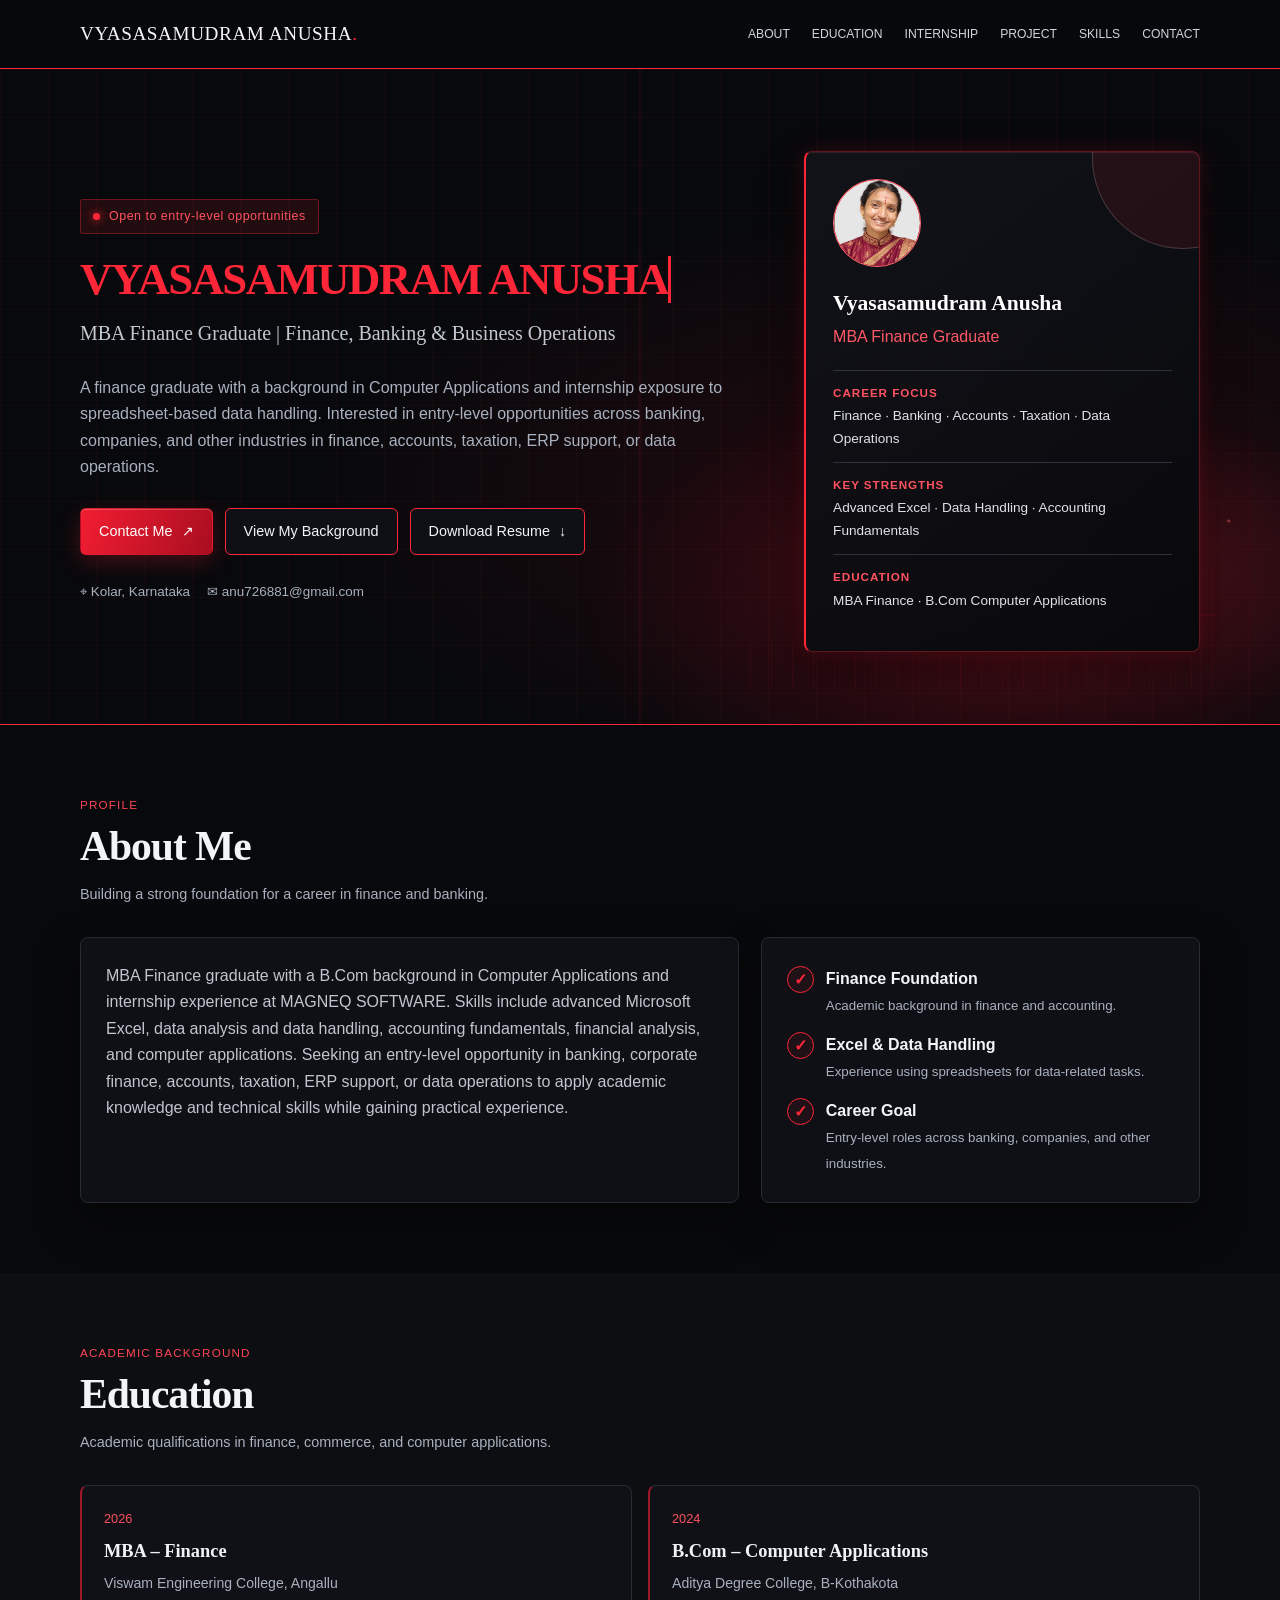
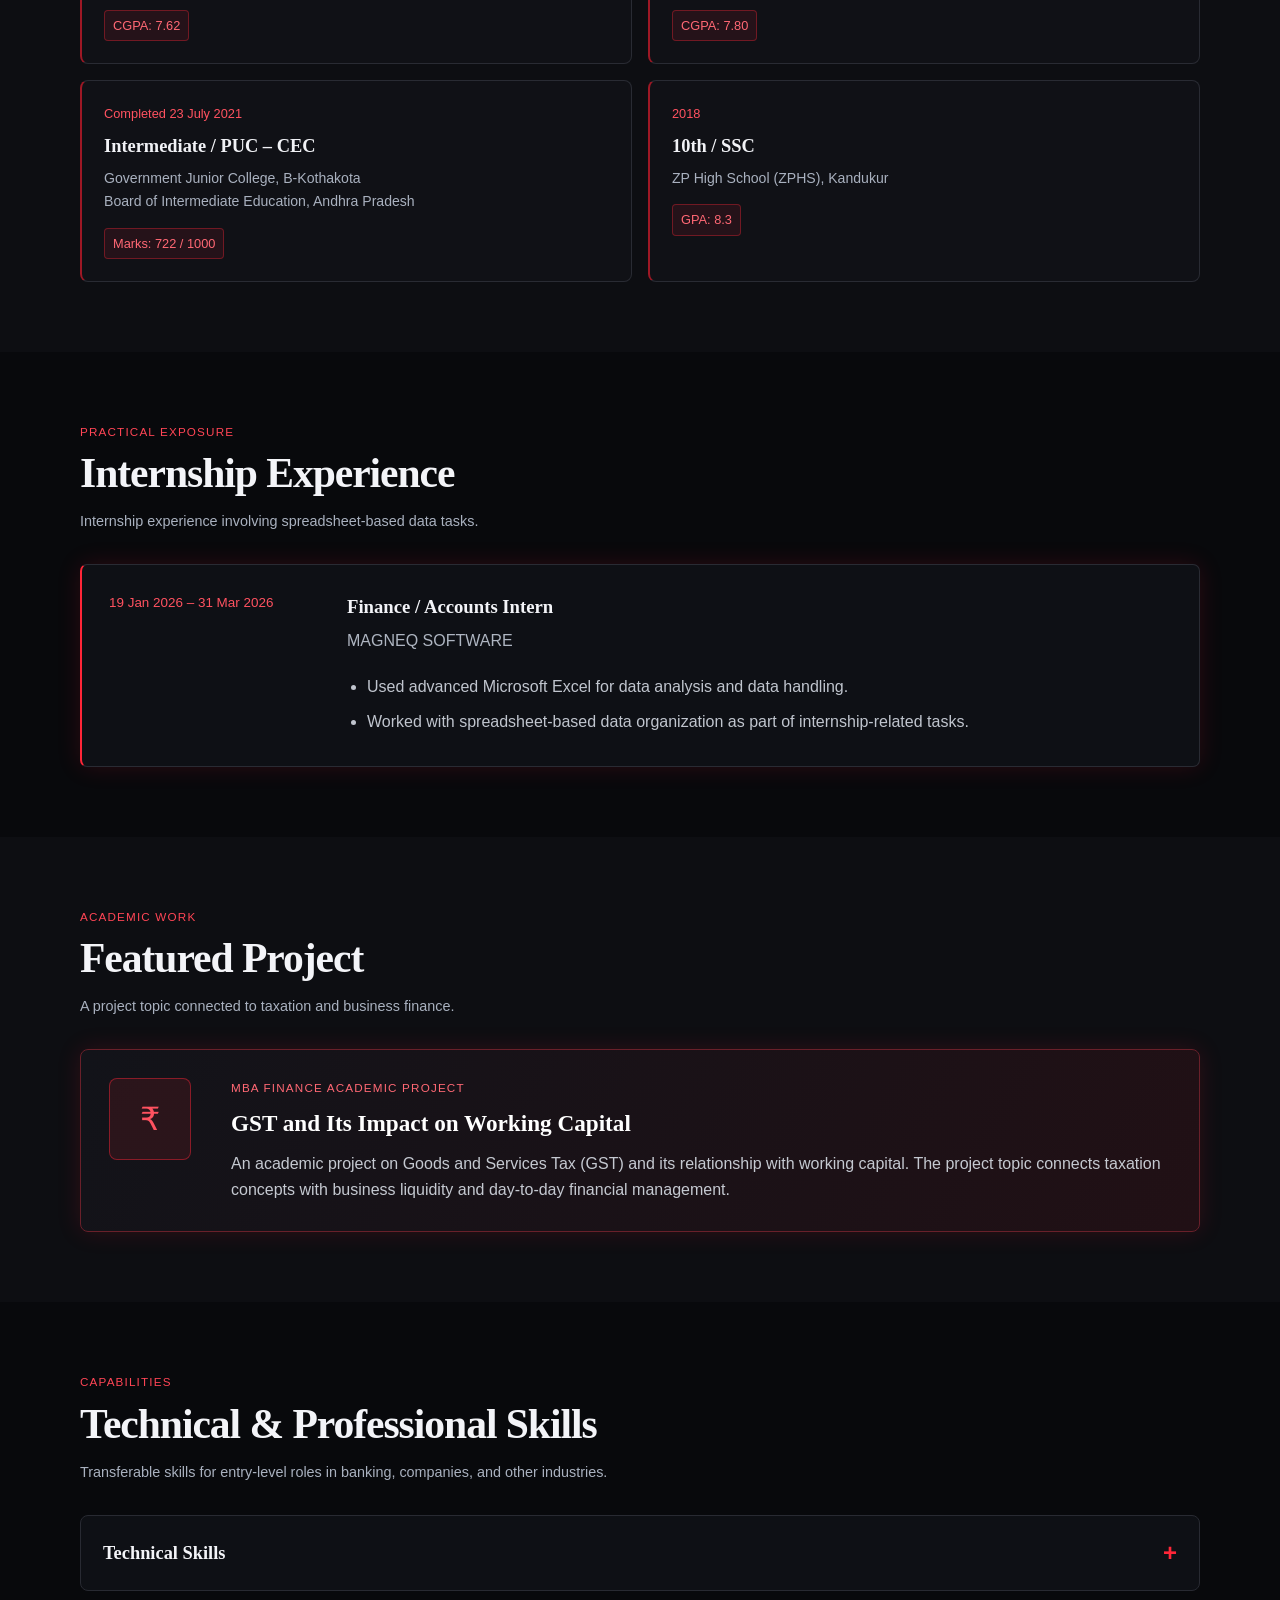
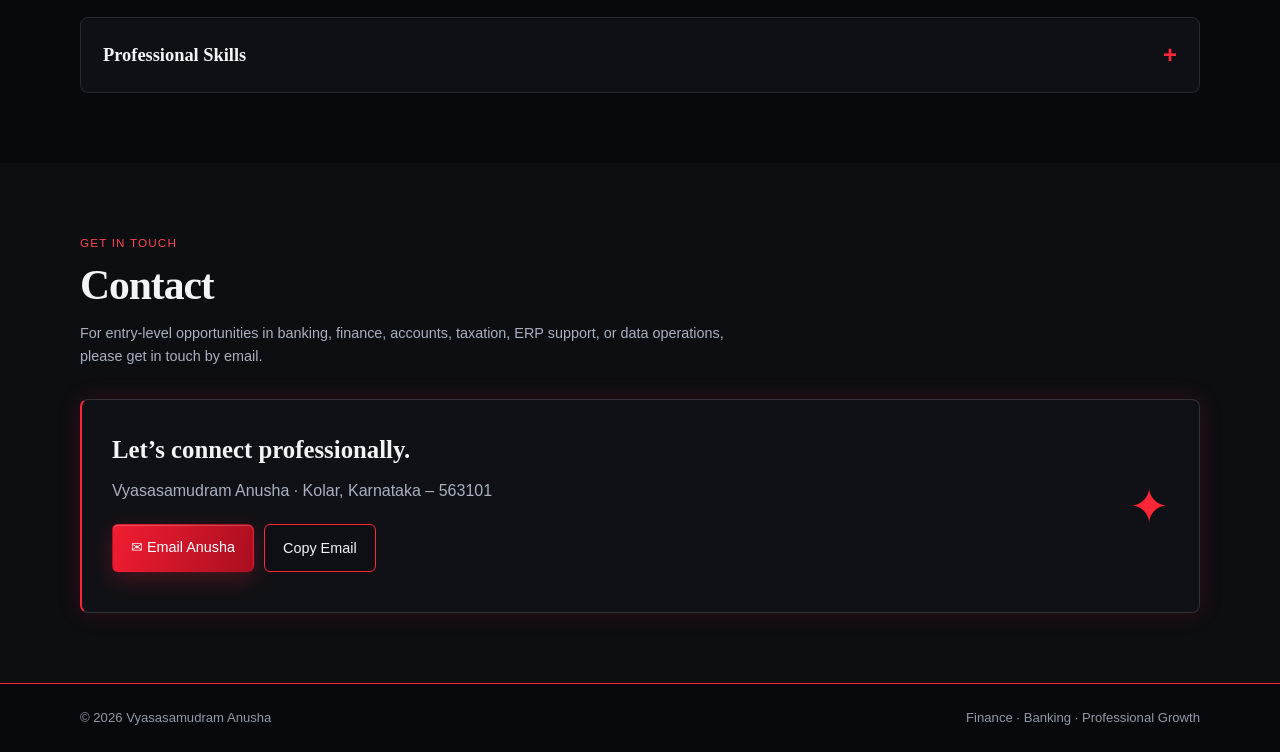
<file: index.html>
<!DOCTYPE html>
<html lang="en">
<head>
  <meta charset="UTF-8" />
  <meta name="viewport" content="width=device-width, initial-scale=1.0" />
  <meta name="description" content="Portfolio of Vyasasamudram Anusha, MBA Finance graduate seeking opportunities in banking and financial services." />
  <title>VYASASAMUDRAM ANUSHA | Finance Portfolio</title>
  <link rel="stylesheet" href="styles.css" />
</head>
<body>
  <header>
    <div class="container nav">
      <a class="brand" href="#home">VYASASAMUDRAM ANUSHA<span>.</span></a>
      <button class="menu-button" id="menuButton" aria-label="Open navigation" aria-expanded="false">☰ Menu</button>
      <nav class="nav-links" id="navLinks" aria-label="Main navigation">
        <a href="#about">About</a>
        <a href="#education">Education</a>
        <a href="#experience">Internship</a>
        <a href="#project">Project</a>
        <a href="#skills">Skills</a>
        <a href="#contact">Contact</a>
      </nav>
    </div>
  </header>

  <main>
    <section class="hero" id="home">
      <div class="container hero-grid">
        <div>
          <div class="eyebrow">Open to entry-level opportunities</div>
          <h1><span class="typewriter">VYASASAMUDRAM ANUSHA</span></h1>
          <p class="hero-subtitle">MBA Finance Graduate | Finance, Banking &amp; Business Operations</p>
          <p style="color:var(--muted);max-width:650px">A finance graduate with a background in Computer Applications and internship exposure to spreadsheet-based data handling. Interested in entry-level opportunities across banking, companies, and other industries in finance, accounts, taxation, ERP support, or data operations.</p>
          <div class="hero-actions">
            <a class="btn btn-primary" href="tel:+919059560524">Contact Me <span aria-hidden="true">↗</span></a>
            <a class="btn btn-secondary" href="#education">View My Background</a>
            <a class="btn btn-secondary" href="resume.pdf" download>Download Resume <span aria-hidden="true">↓</span></a>
          </div>
          <div class="quick-info">
            <span>⌖ Kolar, Karnataka</span>
            <span>✉ anu726881@gmail.com</span>
          </div>
        </div>
        <aside class="profile-card" aria-label="Profile summary">
          <div class="avatar photo-placeholder">
            <img id="profilePhoto" src="your-photo.jpg" alt="Vyasasamudram Anusha" />
            <span>Add your photo</span>
          </div>
          <h2>Vyasasamudram Anusha</h2>
          <p class="role">MBA Finance Graduate</p>
          <div class="profile-line"><strong>Career Focus</strong>Finance · Banking · Accounts · Taxation · Data Operations</div>
          <div class="profile-line"><strong>Key Strengths</strong>Advanced Excel · Data Handling · Accounting Fundamentals</div>
          <div class="profile-line"><strong>Education</strong>MBA Finance · B.Com Computer Applications</div>
        </aside>
      </div>
    </section>

    <section id="about">
      <div class="container">
        <div class="section-heading">
          <div class="kicker">Profile</div>
          <h2 class="section-title">About Me</h2>
          <p>Building a strong foundation for a career in finance and banking.</p>
        </div>
        <div class="about-grid">
          <div class="panel">
            <p>MBA Finance graduate with a B.Com background in Computer Applications and internship experience at MAGNEQ SOFTWARE. Skills include advanced Microsoft Excel, data analysis and data handling, accounting fundamentals, financial analysis, and computer applications. Seeking an entry-level opportunity in banking, corporate finance, accounts, taxation, ERP support, or data operations to apply academic knowledge and technical skills while gaining practical experience.</p>
          </div>
          <div class="panel">
            <div class="focus-list">
              <div class="focus-item"><span class="check">✓</span><div><strong>Finance Foundation</strong><small>Academic background in finance and accounting.</small></div></div>
              <div class="focus-item"><span class="check">✓</span><div><strong>Excel &amp; Data Handling</strong><small>Experience using spreadsheets for data-related tasks.</small></div></div>
              <div class="focus-item"><span class="check">✓</span><div><strong>Career Goal</strong><small>Entry-level roles across banking, companies, and other industries.</small></div></div>
            </div>
          </div>
        </div>
      </div>
    </section>

    <section id="education" style="background:#edf2f8">
      <div class="container">
        <div class="section-heading">
          <div class="kicker">Academic Background</div>
          <h2 class="section-title">Education</h2>
          <p>Academic qualifications in finance, commerce, and computer applications.</p>
        </div>
        <div class="education-grid">
          <article class="edu-card">
            <div class="year">2026</div>
            <h3>MBA – Finance</h3>
            <p>Viswam Engineering College, Angallu</p>
            <span class="score">CGPA: 7.62</span>
          </article>
          <article class="edu-card">
            <div class="year">2024</div>
            <h3>B.Com – Computer Applications</h3>
            <p>Aditya Degree College, B-Kothakota</p>
            <span class="score">CGPA: 7.80</span>
          </article>
          <article class="edu-card">
            <div class="year">Completed 23 July 2021</div>
            <h3>Intermediate / PUC – CEC</h3>
            <p>Government Junior College, B-Kothakota<br>Board of Intermediate Education, Andhra Pradesh</p>
            <span class="score">Marks: 722 / 1000</span>
          </article>
          <article class="edu-card">
            <div class="year">2018</div>
            <h3>10th / SSC</h3>
            <p>ZP High School (ZPHS), Kandukur</p>
            <span class="score">GPA: 8.3</span>
          </article>
        </div>
      </div>
    </section>

    <section id="experience">
      <div class="container">
        <div class="section-heading">
          <div class="kicker">Practical Exposure</div>
          <h2 class="section-title">Internship Experience</h2>
          <p>Internship experience involving spreadsheet-based data tasks.</p>
        </div>
        <article class="experience-card">
          <div class="experience-date">19 Jan 2026 – 31 Mar 2026</div>
          <div>
            <h3>Finance / Accounts Intern</h3>
            <div class="company">MAGNEQ SOFTWARE</div>
            <ul class="clean">
              <li>Used advanced Microsoft Excel for data analysis and data handling.</li>
              <li>Worked with spreadsheet-based data organization as part of internship-related tasks.</li>
            </ul>
          </div>
        </article>
      </div>
    </section>

    <section id="project" style="background:#edf2f8">
      <div class="container">
        <div class="section-heading">
          <div class="kicker">Academic Work</div>
          <h2 class="section-title">Featured Project</h2>
          <p>A project topic connected to taxation and business finance.</p>
        </div>
        <article class="project-card">
          <div class="project-icon" aria-hidden="true">₹</div>
          <div>
            <div class="kicker">MBA Finance Academic Project</div>
            <h3>GST and Its Impact on Working Capital</h3>
            <p>An academic project on Goods and Services Tax (GST) and its relationship with working capital. The project topic connects taxation concepts with business liquidity and day-to-day financial management.</p>
          </div>
        </article>
      </div>
    </section>

    <section id="skills">
      <div class="container">
        <div class="section-heading">
          <div class="kicker">Capabilities</div>
          <h2 class="section-title">Technical &amp; Professional Skills</h2>
          <p>Transferable skills for entry-level roles in banking, companies, and other industries.</p>
        </div>
        <div class="skill-groups">
          <details class="skill-group">
            <summary>Technical Skills</summary>
            <div class="skill-category">
              <h4>Office, Data &amp; Computer Tools</h4>
              <div class="skills-wrap">
                <span class="skill primary">Advanced Microsoft Excel</span>
                <span class="skill">Microsoft Word</span>
                <span class="skill">Microsoft PowerPoint</span>
                <span class="skill">Microsoft Outlook</span>
                <span class="skill">Microsoft Office Suite</span>
                <span class="skill primary">Data Analysis &amp; Data Handling</span>
                <span class="skill">Spreadsheet Data Organization</span>
                <span class="skill">Computer Applications</span>
              </div>
            </div>
            <div class="skill-category">
              <h4>Finance, Accounts &amp; Taxation</h4>
              <div class="skills-wrap">
                <span class="skill">Accounting Fundamentals</span>
                <span class="skill">Financial Analysis</span>
                <span class="skill">Financial Statement Analysis</span>
                <span class="skill">Corporate Finance Fundamentals</span>
                <span class="skill">Cost &amp; Management Accounting</span>
                <span class="skill">GST &amp; Taxation Concepts</span>
                <span class="skill">Working Capital Management</span>
                <span class="skill">Banking Operations Knowledge</span>
              </div>
            </div>
            <div class="skill-category">
              <h4>ERP &amp; Accounting Systems</h4>
              <div class="skills-wrap">
                <span class="skill">Tally / Accounting Software</span>
                <span class="skill">ERP Systems: Foundational Knowledge</span>
              </div>
            </div>
          </details>
          <details class="skill-group">
            <summary>Professional Skills</summary>
            <div class="skills-wrap">
              <span class="skill">Attention to Detail</span>
              <span class="skill">Analytical Thinking</span>
              <span class="skill">Communication Skills</span>
              <span class="skill">Teamwork &amp; Collaboration</span>
              <span class="skill">Time Management</span>
            </div>
          </details>
        </div>
      </div>
    </section>

    <section id="contact" style="background:#edf2f8">
      <div class="container">
        <div class="section-heading">
          <div class="kicker">Get in Touch</div>
          <h2 class="section-title">Contact</h2>
          <p>For entry-level opportunities in banking, finance, accounts, taxation, ERP support, or data operations, please get in touch by email.</p>
        </div>
        <div class="contact-box">
          <div>
            <h3>Let’s connect professionally.</h3>
            <p>Vyasasamudram Anusha · Kolar, Karnataka – 563101</p>
            <div class="contact-links">
              <a class="btn btn-primary" href="mailto:anu726881@gmail.com?subject=Career%20Opportunity">✉ Email Anusha</a>
              <button class="btn btn-secondary" id="copyEmail" type="button">Copy Email</button>
            </div>
            <p id="copyStatus" role="status" aria-live="polite" style="margin-top:10px;font-size:.9rem"></p>
          </div>
          <div style="color:var(--blue);font-size:3rem" aria-hidden="true">✦</div>
        </div>
      </div>
    </section>
  </main>

  <footer>
    <div class="container">
      <span>© <span id="year"></span> Vyasasamudram Anusha</span>
      <span>Finance · Banking · Professional Growth</span>
    </div>
  </footer>

  <script src="script.js" defer></script>
</body>
</html>
</file>
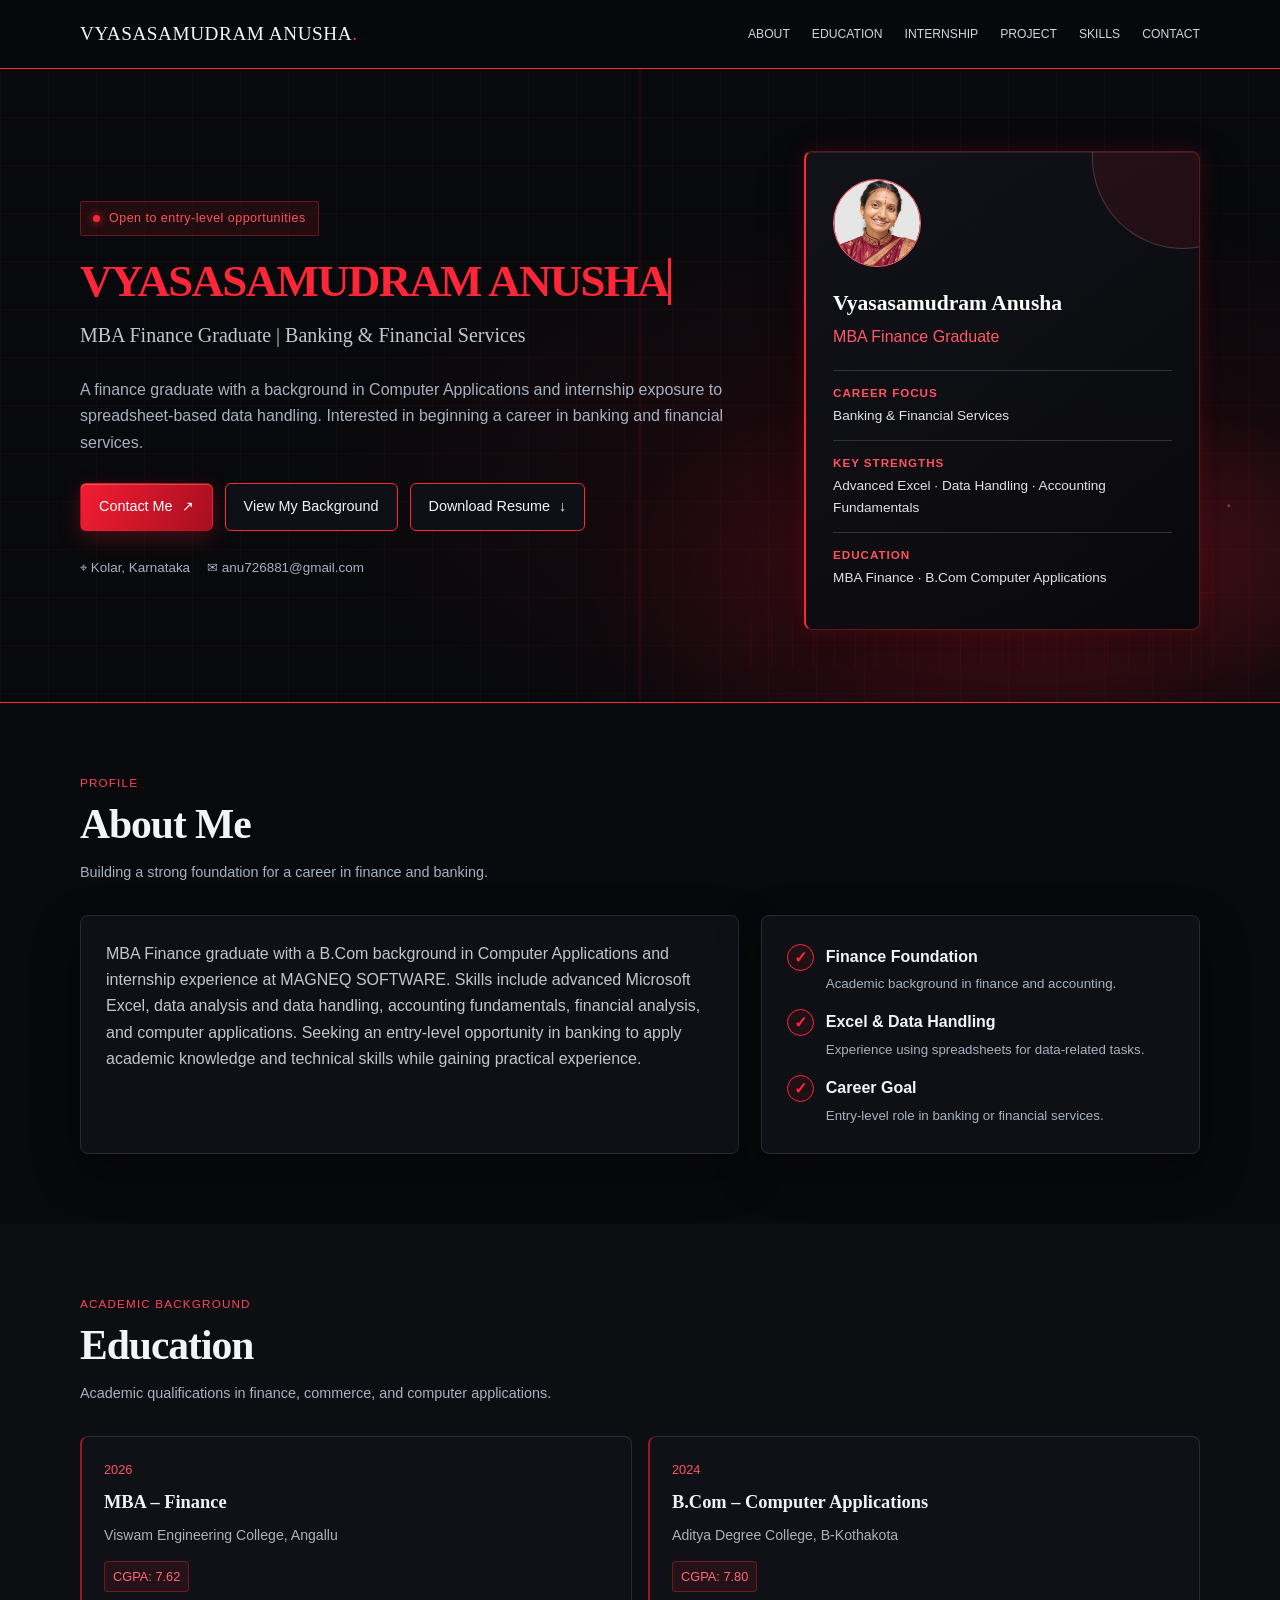
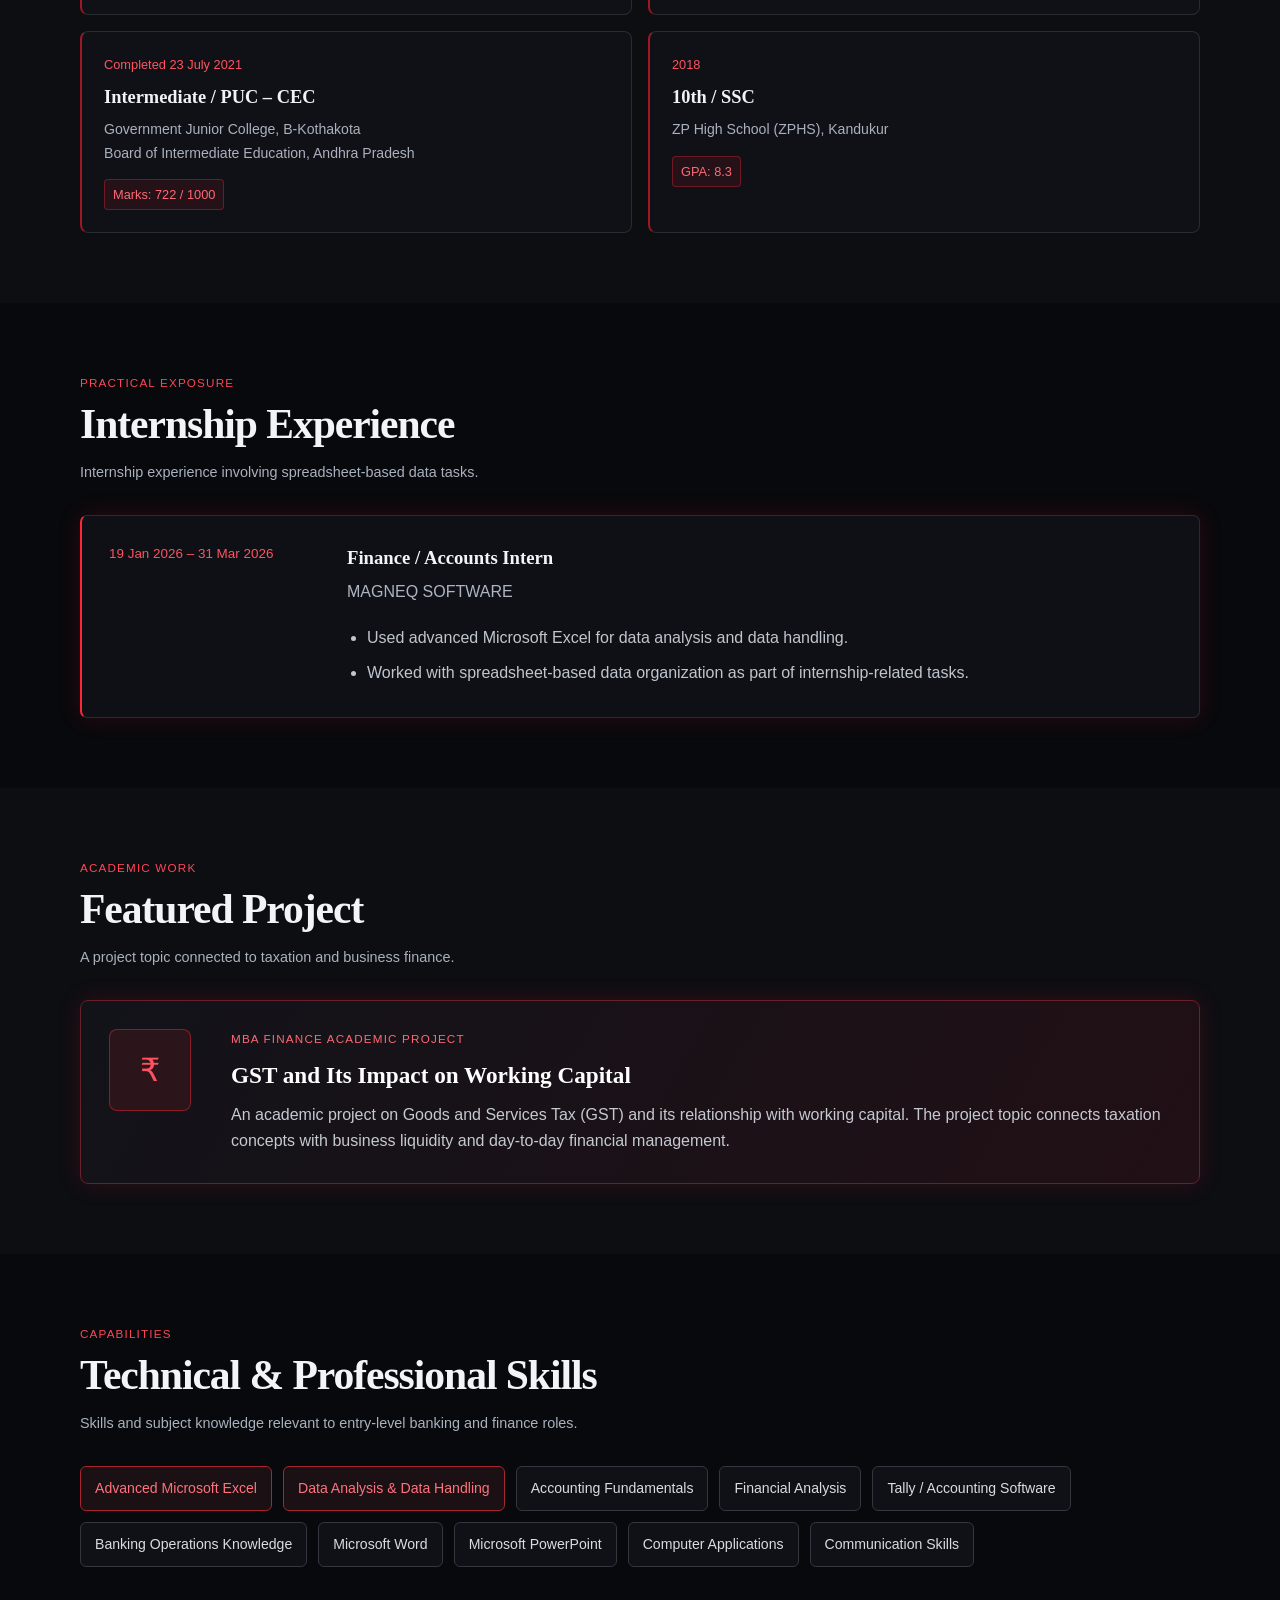
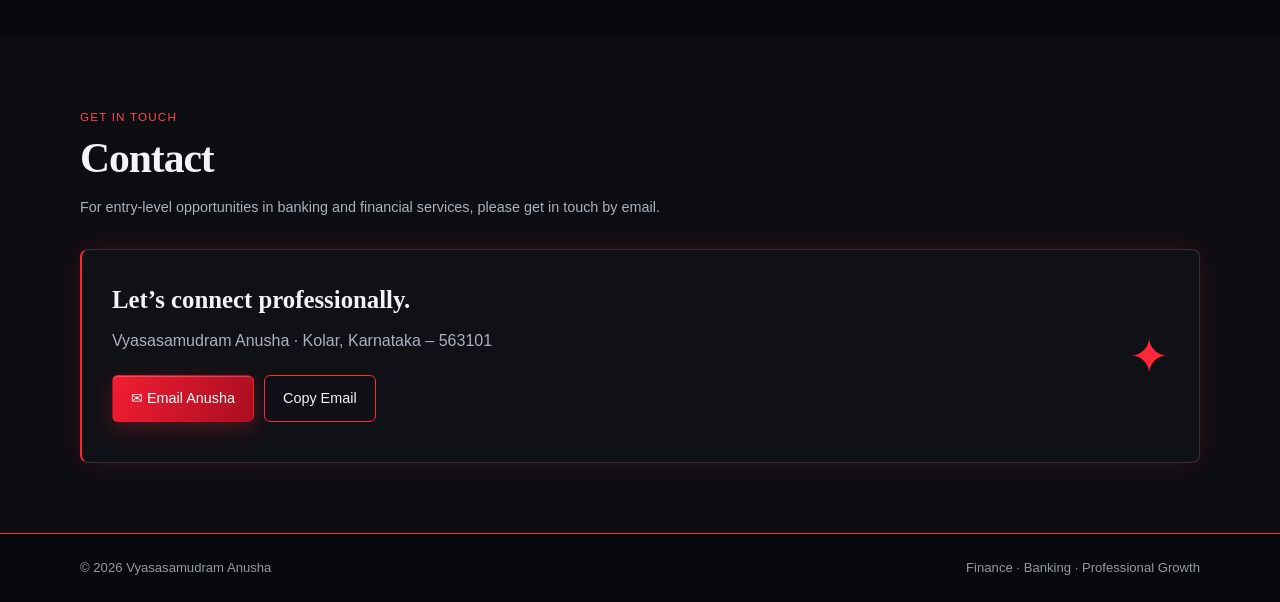
<file: anusha_finance_portfolio.html>
<!DOCTYPE html>
<html lang="en">
<head>
  <meta charset="UTF-8" />
  <meta name="viewport" content="width=device-width, initial-scale=1.0" />
  <meta name="description" content="Portfolio of Vyasasamudram Anusha, MBA Finance graduate seeking opportunities in banking and financial services." />
  <title>VYASASAMUDRAM ANUSHA | Finance Portfolio</title>
  <link rel="stylesheet" href="styles.css" />
</head>
<body>
  <header>
    <div class="container nav">
      <a class="brand" href="#home">VYASASAMUDRAM ANUSHA<span>.</span></a>
      <button class="menu-button" id="menuButton" aria-label="Open navigation" aria-expanded="false">☰ Menu</button>
      <nav class="nav-links" id="navLinks" aria-label="Main navigation">
        <a href="#about">About</a>
        <a href="#education">Education</a>
        <a href="#experience">Internship</a>
        <a href="#project">Project</a>
        <a href="#skills">Skills</a>
        <a href="#contact">Contact</a>
      </nav>
    </div>
  </header>

  <main>
    <section class="hero" id="home">
      <div class="container hero-grid">
        <div>
          <div class="eyebrow">Open to entry-level opportunities</div>
          <h1><span class="typewriter">VYASASAMUDRAM ANUSHA</span></h1>
          <p class="hero-subtitle">MBA Finance Graduate | Banking &amp; Financial Services</p>
          <p style="color:var(--muted);max-width:650px">A finance graduate with a background in Computer Applications and internship exposure to spreadsheet-based data handling. Interested in beginning a career in banking and financial services.</p>
          <div class="hero-actions">
            <a class="btn btn-primary" href="#contact">Contact Me <span aria-hidden="true">↗</span></a>
            <a class="btn btn-secondary" href="#education">View My Background</a>
            <a class="btn btn-secondary" href="resume.pdf" download>Download Resume <span aria-hidden="true">↓</span></a>
          </div>
          <div class="quick-info">
            <span>⌖ Kolar, Karnataka</span>
            <span>✉ anu726881@gmail.com</span>
          </div>
        </div>
        <aside class="profile-card" aria-label="Profile summary">
          <div class="avatar photo-placeholder">
            <img id="profilePhoto" src="your-photo.jpg" alt="Vyasasamudram Anusha" />
            <span>Add your photo</span>
          </div>
          <h2>Vyasasamudram Anusha</h2>
          <p class="role">MBA Finance Graduate</p>
          <div class="profile-line"><strong>Career Focus</strong>Banking &amp; Financial Services</div>
          <div class="profile-line"><strong>Key Strengths</strong>Advanced Excel · Data Handling · Accounting Fundamentals</div>
          <div class="profile-line"><strong>Education</strong>MBA Finance · B.Com Computer Applications</div>
        </aside>
      </div>
    </section>

    <section id="about">
      <div class="container">
        <div class="section-heading">
          <div class="kicker">Profile</div>
          <h2 class="section-title">About Me</h2>
          <p>Building a strong foundation for a career in finance and banking.</p>
        </div>
        <div class="about-grid">
          <div class="panel">
            <p>MBA Finance graduate with a B.Com background in Computer Applications and internship experience at MAGNEQ SOFTWARE. Skills include advanced Microsoft Excel, data analysis and data handling, accounting fundamentals, financial analysis, and computer applications. Seeking an entry-level opportunity in banking to apply academic knowledge and technical skills while gaining practical experience.</p>
          </div>
          <div class="panel">
            <div class="focus-list">
              <div class="focus-item"><span class="check">✓</span><div><strong>Finance Foundation</strong><small>Academic background in finance and accounting.</small></div></div>
              <div class="focus-item"><span class="check">✓</span><div><strong>Excel &amp; Data Handling</strong><small>Experience using spreadsheets for data-related tasks.</small></div></div>
              <div class="focus-item"><span class="check">✓</span><div><strong>Career Goal</strong><small>Entry-level role in banking or financial services.</small></div></div>
            </div>
          </div>
        </div>
      </div>
    </section>

    <section id="education" style="background:#edf2f8">
      <div class="container">
        <div class="section-heading">
          <div class="kicker">Academic Background</div>
          <h2 class="section-title">Education</h2>
          <p>Academic qualifications in finance, commerce, and computer applications.</p>
        </div>
        <div class="education-grid">
          <article class="edu-card">
            <div class="year">2026</div>
            <h3>MBA – Finance</h3>
            <p>Viswam Engineering College, Angallu</p>
            <span class="score">CGPA: 7.62</span>
          </article>
          <article class="edu-card">
            <div class="year">2024</div>
            <h3>B.Com – Computer Applications</h3>
            <p>Aditya Degree College, B-Kothakota</p>
            <span class="score">CGPA: 7.80</span>
          </article>
          <article class="edu-card">
            <div class="year">Completed 23 July 2021</div>
            <h3>Intermediate / PUC – CEC</h3>
            <p>Government Junior College, B-Kothakota<br>Board of Intermediate Education, Andhra Pradesh</p>
            <span class="score">Marks: 722 / 1000</span>
          </article>
          <article class="edu-card">
            <div class="year">2018</div>
            <h3>10th / SSC</h3>
            <p>ZP High School (ZPHS), Kandukur</p>
            <span class="score">GPA: 8.3</span>
          </article>
        </div>
      </div>
    </section>

    <section id="experience">
      <div class="container">
        <div class="section-heading">
          <div class="kicker">Practical Exposure</div>
          <h2 class="section-title">Internship Experience</h2>
          <p>Internship experience involving spreadsheet-based data tasks.</p>
        </div>
        <article class="experience-card">
          <div class="experience-date">19 Jan 2026 – 31 Mar 2026</div>
          <div>
            <h3>Finance / Accounts Intern</h3>
            <div class="company">MAGNEQ SOFTWARE</div>
            <ul class="clean">
              <li>Used advanced Microsoft Excel for data analysis and data handling.</li>
              <li>Worked with spreadsheet-based data organization as part of internship-related tasks.</li>
            </ul>
          </div>
        </article>
      </div>
    </section>

    <section id="project" style="background:#edf2f8">
      <div class="container">
        <div class="section-heading">
          <div class="kicker">Academic Work</div>
          <h2 class="section-title">Featured Project</h2>
          <p>A project topic connected to taxation and business finance.</p>
        </div>
        <article class="project-card">
          <div class="project-icon" aria-hidden="true">₹</div>
          <div>
            <div class="kicker">MBA Finance Academic Project</div>
            <h3>GST and Its Impact on Working Capital</h3>
            <p>An academic project on Goods and Services Tax (GST) and its relationship with working capital. The project topic connects taxation concepts with business liquidity and day-to-day financial management.</p>
          </div>
        </article>
      </div>
    </section>

    <section id="skills">
      <div class="container">
        <div class="section-heading">
          <div class="kicker">Capabilities</div>
          <h2 class="section-title">Technical &amp; Professional Skills</h2>
          <p>Skills and subject knowledge relevant to entry-level banking and finance roles.</p>
        </div>
        <div class="skills-wrap">
          <span class="skill primary">Advanced Microsoft Excel</span>
          <span class="skill primary">Data Analysis &amp; Data Handling</span>
          <span class="skill">Accounting Fundamentals</span>
          <span class="skill">Financial Analysis</span>
          <span class="skill">Tally / Accounting Software</span>
          <span class="skill">Banking Operations Knowledge</span>
          <span class="skill">Microsoft Word</span>
          <span class="skill">Microsoft PowerPoint</span>
          <span class="skill">Computer Applications</span>
          <span class="skill">Communication Skills</span>
        </div>
      </div>
    </section>

    <section id="contact" style="background:#edf2f8">
      <div class="container">
        <div class="section-heading">
          <div class="kicker">Get in Touch</div>
          <h2 class="section-title">Contact</h2>
          <p>For entry-level opportunities in banking and financial services, please get in touch by email.</p>
        </div>
        <div class="contact-box">
          <div>
            <h3>Let’s connect professionally.</h3>
            <p>Vyasasamudram Anusha · Kolar, Karnataka – 563101</p>
            <div class="contact-links">
              <a class="btn btn-primary" href="mailto:anu726881@gmail.com?subject=Career%20Opportunity">✉ Email Anusha</a>
              <button class="btn btn-secondary" id="copyEmail" type="button">Copy Email</button>
            </div>
            <p id="copyStatus" role="status" aria-live="polite" style="margin-top:10px;font-size:.9rem"></p>
          </div>
          <div style="color:var(--blue);font-size:3rem" aria-hidden="true">✦</div>
        </div>
      </div>
    </section>
  </main>

  <footer>
    <div class="container">
      <span>© <span id="year"></span> Vyasasamudram Anusha</span>
      <span>Finance · Banking · Professional Growth</span>
    </div>
  </footer>

  <script src="script.js" defer></script>
</body>
</html>
</file>
<file: styles.css>
:root {
  color-scheme: dark;
  --navy: #f2f4f8;
  --blue: #ff2638;
  --teal: #ff2638;
  --ink: #e6eaf0;
  --muted: #a9b1bf;
  --paper: #0c0d11;
  --bg: #08090c;
  --line: #292c34;
  --soft: #241216;
  --shadow: 0 18px 45px rgba(0, 0, 0, .4);
  --red-glow: 0 0 24px rgba(255, 24, 48, .14);
}
* { box-sizing: border-box; }
html { scroll-behavior: smooth; scroll-padding-top: 78px; }
body {
  margin: 0;
  font-family: "DM Mono", "Segoe UI", Arial, sans-serif;
  color: var(--ink);
  background: var(--bg);
  line-height: 1.65;
}
a { color: inherit; text-decoration: none; }
.container { width: min(1120px, 92%); margin: 0 auto; }
header {
  position: sticky; top: 0; z-index: 10;
  background: rgba(8, 9, 12, .94);
  backdrop-filter: blur(14px);
  border-bottom: 1px solid var(--blue);
}
.nav { display: flex; align-items: center; justify-content: space-between; gap: 24px; min-height: 68px; }
.brand { font-family: "Playfair Display", Georgia, serif; font-size: 1.2rem; color: #f5f5f5; letter-spacing: .03em; white-space: nowrap; }
.brand span { color: var(--blue); }
.nav-links { display: flex; align-items: center; gap: 22px; font-size: .76rem; color: #d2d5dc; text-transform: uppercase; }
.nav-links a { transition: color .2s; }
.nav-links a:hover, .nav-links a:focus-visible { color: var(--blue); }
.menu-button { display: none; border: 1px solid var(--line); color: white; background: #101116; padding: 8px 12px; border-radius: 6px; font-size: .9rem; }
.hero {
  position: relative; overflow: hidden; padding: 82px 0 72px;
  border-bottom: 1px solid var(--blue);
  background:
    linear-gradient(90deg, transparent 49.8%, rgba(255,38,56,.08) 50%, transparent 50.2%),
    linear-gradient(rgba(255,38,56,.045) 1px, transparent 1px),
    linear-gradient(90deg, rgba(255,38,56,.045) 1px, transparent 1px),
    radial-gradient(ellipse at 76% 66%, rgba(123, 12, 24, .23), transparent 48%),
    #08090c;
  background-size: auto, 48px 48px, 48px 48px, auto, auto;
}
.hero::after {
  content: ""; position: absolute; right: 5%; bottom: 34px; width: 38%; height: 150px;
  opacity: .5; pointer-events: none;
  background: linear-gradient(180deg, transparent 49%, rgba(255,38,56,.25) 50%, transparent 51%),
    repeating-linear-gradient(90deg, transparent 0 20px, rgba(255,38,56,.14) 20px 21px);
  clip-path: polygon(0 72%, 10% 65%, 18% 72%, 28% 46%, 36% 59%, 48% 34%, 57% 52%, 69% 18%, 77% 41%, 88% 5%, 100% 19%, 100% 100%, 0 100%);
}
.hero-grid { display: grid; grid-template-columns: 1.35fr .8fr; gap: 56px; align-items: center; position: relative; z-index: 1; }
.eyebrow { display: inline-flex; align-items: center; gap: 9px; color: #ff5260; background: rgba(255,38,56,.1); border: 1px solid rgba(255,38,56,.35); padding: 6px 12px; border-radius: 3px; font-size: .78rem; font-weight: 500; letter-spacing: .04em; }
.eyebrow::before { content: ""; width: 7px; height: 7px; background: var(--blue); border-radius: 50%; box-shadow: 0 0 10px var(--blue); }
h1 { color: #f2f4f8; font-family: "Playfair Display", Georgia, serif; font-size: clamp(2.5rem, 6vw, 4.8rem); line-height: 1.05; letter-spacing: -.035em; margin: 22px 0 14px; }
h1 span { color: var(--blue); }
.hero-subtitle { color: #c2c7d0; font-family: "Playfair Display", Georgia, serif; font-size: clamp(1rem, 2vw, 1.25rem); max-width: 650px; margin: 0 0 25px; }
.hero-actions { display: flex; flex-wrap: wrap; gap: 12px; margin: 27px 0 26px; }
.btn { display: inline-flex; justify-content: center; align-items: center; gap: 9px; border-radius: 6px; padding: 11px 18px; font-weight: 500; font-size: .9rem; border: 1px solid transparent; transition: transform .2s, box-shadow .2s, background .2s; cursor: pointer; }
.btn:hover { transform: translateY(-2px); }
.btn-primary { color: white; background: linear-gradient(110deg, #f21d32, #a90e20); box-shadow: 0 7px 22px rgba(255,38,56,.2); }
.btn-secondary { background: #0e1015; border-color: var(--blue); color: #f2f4f8; }
.quick-info { display: flex; flex-wrap: wrap; gap: 17px; color: #aab1bd; font-size: .84rem; }
.quick-info span { display: inline-flex; align-items: center; gap: 7px; }
.profile-card { background: linear-gradient(145deg, rgba(18,19,25,.98), rgba(8,9,12,.98)); border: 1px solid #5d1720; border-left: 2px solid var(--blue); border-radius: 8px; padding: 27px; box-shadow: var(--red-glow); position: relative; overflow: hidden; color: #fff; }
.profile-card::before { content: ""; position: absolute; width: 180px; height: 180px; right: -75px; top: -85px; background: rgba(255,38,56,.09); border: 1px solid rgba(255,255,255,.17); border-radius: 50%; }
.avatar { width: 88px; height: 88px; border-radius: 50%; display: grid; place-items: center; background: linear-gradient(145deg, #fa263b, #590b15); border: 1px solid #ff6874; color: white; font-family: "Playfair Display", Georgia, serif; font-size: 2rem; font-weight: 700; position: relative; overflow: hidden; }
.photo-placeholder span { font-family: "Segoe UI", Arial, sans-serif; font-size: .65rem; font-weight: 500; text-align: center; }
.photo-placeholder img { position: absolute; inset: 0; width: 100%; height: 100%; object-fit: cover; border-radius: 50%; }
.profile-card h2 { color: #fff; font-family: "Playfair Display", Georgia, serif; margin: 19px 0 2px; font-size: 1.35rem; }
.profile-card .role { color: #ff5966; font-weight: 500; margin: 0 0 20px; }
.profile-line { padding: 12px 0; border-top: 1px solid #303139; color: #e0e2e8; font-size: .85rem; overflow-wrap: anywhere; }
.profile-line strong { color: #ff5260; display: block; font-size: .73rem; text-transform: uppercase; letter-spacing: .08em; margin-bottom: 3px; }
section { padding: 70px 0; background-color: #08090c; }
#education, #project, #contact { background-color: #0d0e12 !important; }
.section-heading { max-width: 680px; margin-bottom: 30px; }
.kicker { color: #ff4555; text-transform: uppercase; letter-spacing: .1em; font-size: .73rem; font-weight: 500; }
h2.section-title { color: #f3f4f8; font-family: "Playfair Display", Georgia, serif; font-size: clamp(1.8rem, 3.5vw, 2.6rem); letter-spacing: -.025em; line-height: 1.18; margin: 8px 0 12px; }
.section-heading p { color: var(--muted); margin: 0; font-size: .9rem; }
.about-grid { display: grid; grid-template-columns: 1.2fr .8fr; gap: 22px; }
.panel { background: #0e1015; border: 1px solid #282a32; border-radius: 8px; padding: 25px; box-shadow: var(--shadow); }
.panel p { color: #c0c5ce; margin: 0; }
.focus-list { display: grid; gap: 13px; margin-top: 3px; }
.focus-item { display: flex; align-items: flex-start; gap: 12px; }
.check { flex: 0 0 27px; height: 27px; display: grid; place-items: center; border-radius: 50%; color: var(--blue); border: 1px solid var(--blue); background: rgba(255,38,56,.08); font-weight: 900; }
.focus-item strong { display: block; color: #f3f4f8; }
.focus-item small { color: var(--muted); }
.education-grid { display: grid; grid-template-columns: repeat(2, minmax(0,1fr)); gap: 16px; }
.edu-card { padding: 22px; border-radius: 8px; border: 1px solid #292b33; border-left: 2px solid #9e1825; background: #101116; transition: border-color .2s, transform .2s; }
.edu-card:hover { border-color: var(--blue); transform: translateY(-3px); }
.edu-card .year { color: #ff5260; font-weight: 500; font-size: .8rem; }
.edu-card h3 { color: #f1f2f6; font-family: "Playfair Display", Georgia, serif; margin: 7px 0 6px; font-size: 1.15rem; }
.edu-card p { color: var(--muted); margin: 0; font-size: .88rem; }
.score { display: inline-block; margin-top: 14px; background: rgba(255,38,56,.09); color: #ff6874; border: 1px solid rgba(255,38,56,.35); border-radius: 4px; padding: 4px 8px; font-weight: 500; font-size: .8rem; }
.experience-card { display: grid; grid-template-columns: 210px 1fr; gap: 28px; background: #0e1015; border: 1px solid #292b33; border-left: 2px solid var(--blue); border-radius: 7px; padding: 27px; box-shadow: var(--red-glow); }
.experience-date { color: #ff5260; font-size: .84rem; font-weight: 500; }
.experience-card h3 { color: #f3f4f8; font-family: "Playfair Display", Georgia, serif; margin: 0 0 5px; }
.experience-card .company { color: #aeb5c1; margin-bottom: 16px; }
ul.clean { margin: 0; padding-left: 20px; color: #c0c5ce; }
ul.clean li { padding: 4px 0; }
.project-card { display: grid; grid-template-columns: 100px 1fr; gap: 22px; align-items: start; background: linear-gradient(120deg, #121319, #211015); color: white; border: 1px solid #69202a; border-radius: 8px; padding: 28px; box-shadow: var(--red-glow); }
.project-icon { width: 82px; height: 82px; border-radius: 8px; display: grid; place-items: center; background: rgba(255,38,56,.1); border: 1px solid rgba(255,38,56,.45); color: #ff5260; font-size: 2rem; }
.project-card .kicker { color: #ff6874; }
.project-card h3 { font-family: "Playfair Display", Georgia, serif; margin: 7px 0 8px; font-size: 1.45rem; }
.project-card p { color: #c5c9d1; margin: 0; }
.skill-groups { display: grid; gap: 26px; }
.skill-group { background: #0e1015; border: 1px solid #282a32; border-radius: 8px; padding: 22px; }
.skill-group h3 { color: #f3f4f8; font-family: "Playfair Display", Georgia, serif; font-size: 1.15rem; margin: 0 0 18px; }
.skill-category + .skill-category { margin-top: 20px; }
.skill-category h4 { color: #ff6874; font-size: .83rem; letter-spacing: .04em; margin: 0 0 10px; }
.skills-wrap { display: flex; flex-wrap: wrap; gap: 11px; }
.skill { background: #101116; border: 1px solid #343640; color: #d9dce3; padding: 10px 14px; border-radius: 6px; font-weight: 500; font-size: .88rem; }
.skill.primary { border-color: #a62531; background: #1b1013; color: #ff727d; }
.contact-box { display: grid; grid-template-columns: 1fr auto; gap: 28px; align-items: center; background: #101116; border: 1px solid #343038; border-left: 2px solid var(--blue); border-radius: 8px; padding: 30px; box-shadow: var(--red-glow); }
.contact-box h3 { color: #f3f4f8; font-family: "Playfair Display", Georgia, serif; font-size: 1.55rem; margin: 0 0 7px; }
.contact-box p { color: var(--muted); margin: 0; }
.contact-links { display: flex; flex-wrap: wrap; gap: 10px; margin-top: 20px; }
footer { padding: 23px 0; color: #9299a6; font-size: .82rem; border-top: 1px solid var(--blue); background: #08090c; }
footer .container { display: flex; flex-wrap: wrap; justify-content: space-between; gap: 10px; }
::selection { color: #fff; background: #aa1422; }
:focus-visible { outline: 2px solid #ff5966; outline-offset: 3px; }
@media (max-width: 760px) {
  .nav { min-height: 64px; }
  .brand { font-size: 1rem; }
  .menu-button { display: inline-block; }
  .nav-links { display: none; position: absolute; top: 64px; left: 0; right: 0; background: #0c0d11; padding: 18px 4%; border-bottom: 1px solid var(--blue); flex-direction: column; align-items: flex-start; gap: 15px; }
  .nav-links.open { display: flex; }
  .hero { padding: 54px 0; }
  .hero-grid, .about-grid, .contact-box { grid-template-columns: 1fr; }
  .hero-grid { gap: 30px; }
  .hero::after { width: 70%; opacity: .3; }
  .education-grid { grid-template-columns: 1fr; }
  .experience-card { grid-template-columns: 1fr; gap: 10px; }
  .project-card { grid-template-columns: 1fr; }
  section { padding: 54px 0; }
  .contact-box { padding: 24px; }
}
@media (max-width: 420px) {
  .brand { font-size: .83rem; }
  h1 { font-size: 2.45rem; }
  .profile-card, .panel, .experience-card, .project-card { padding: 21px; }
  .quick-info { font-size: .78rem; }
}
@media print {
  :root { color-scheme: light; }
  body, section, #education, #project, #contact { background: white !important; color: #111; }
  header, .hero-actions, .contact-links, footer { display: none !important; }
  section, .hero { padding: 25px 0; }
  .panel, .edu-card, .experience-card, .project-card { break-inside: avoid; box-shadow: none; }
}
.typewriter { display: inline-block; white-space: nowrap; overflow: hidden; vertical-align: bottom; border-right: 3px solid var(--blue); animation: typing 1.8s steps(19, end) forwards, blink .6s step-end infinite; }
@keyframes typing { from { clip-path: inset(0 100% 0 0); } to { clip-path: inset(0 0 0 0); } }
@keyframes blink { 50% { border-color: transparent; } }
@media (prefers-reduced-motion: reduce) {
  *, *::before, *::after { scroll-behavior: auto !important; animation-duration: .01ms !important; animation-iteration-count: 1 !important; transition-duration: .01ms !important; }
}

/* Keep the existing layout from overflowing at intermediate and narrow widths. */
@media (max-width: 900px) {
  .nav { min-height: 64px; }
  .menu-button { display: inline-block; flex: 0 0 auto; }
  .nav-links {
    display: none;
    position: absolute;
    top: 64px;
    left: 0;
    right: 0;
    background: #0c0d11;
    padding: 18px 4%;
    border-bottom: 1px solid var(--blue);
    flex-direction: column;
    align-items: flex-start;
    gap: 15px;
  }
  .nav-links.open { display: flex; }
  .hero-grid { grid-template-columns: 1fr; gap: 30px; }
  h1 { font-size: clamp(1.5rem, 5vw, 2.4rem); }
  .hero-grid > *, .about-grid > *, .education-grid > *,
  .experience-card > *, .project-card > *, .contact-box > * { min-width: 0; }
}

@media (min-width: 901px) and (max-width: 1200px) {
  h1 { font-size: clamp(2rem, 3.8vw, 2.4rem); }
}

@media (min-width: 901px) and (max-width: 960px) {
  .hero-grid { grid-template-columns: 1fr; gap: 30px; }
}

@media (min-width: 1201px) {
  h1 { font-size: 2.8rem; }
}

@media (max-width: 420px) {
  .nav { gap: 10px; }
  .brand { font-size: clamp(.68rem, 3.4vw, .83rem); }
  h1 { font-size: clamp(1.2rem, 6.2vw, 2rem); }
}

@media (max-width: 360px) {
  .hero-actions .btn { padding: 10px 12px; font-size: .84rem; }
}

/* Red glow, sparkle, and liquid-like depth accents. */
.hero::before {
  content: "";
  position: absolute;
  inset: 0;
  z-index: 0;
  pointer-events: none;
  opacity: .7;
  background:
    radial-gradient(ellipse at 78% 83%, rgba(255, 24, 48, .27), transparent 30%),
    radial-gradient(ellipse at 85% 76%, rgba(255, 64, 80, .17), transparent 22%),
    radial-gradient(circle at 76% 25%, rgba(255, 96, 108, .8) 0 1px, transparent 2px),
    radial-gradient(circle at 91% 43%, rgba(255, 96, 108, .75) 0 1px, transparent 2px),
    radial-gradient(circle at 69% 58%, rgba(255, 96, 108, .65) 0 1px, transparent 2px),
    radial-gradient(circle at 96% 69%, rgba(255, 96, 108, .7) 0 1px, transparent 2px);
  animation: red-shimmer 6s ease-in-out infinite alternate;
}
.hero::after {
  filter: drop-shadow(0 0 12px rgba(255, 24, 48, .5));
}
.profile-card {
  box-shadow: 0 0 22px rgba(255, 24, 48, .16), 0 18px 45px rgba(0, 0, 0, .4), inset 0 1px rgba(255, 120, 130, .12);
  transition: transform .35s ease, box-shadow .35s ease;
}
.profile-card:hover {
  transform: perspective(900px) rotateY(-2deg) translateY(-4px);
  box-shadow: 0 0 34px rgba(255, 24, 48, .3), 0 24px 48px rgba(0, 0, 0, .5), inset 0 1px rgba(255, 120, 130, .2);
}
.btn-primary {
  box-shadow: 0 7px 22px rgba(255, 38, 56, .24), inset 0 1px rgba(255, 255, 255, .22);
}
.btn-primary:hover {
  box-shadow: 0 10px 30px rgba(255, 38, 56, .42), inset 0 1px rgba(255, 255, 255, .28);
}
@keyframes red-shimmer {
  from { opacity: .45; transform: scale(1); }
  to { opacity: .9; transform: scale(1.015); }
}
@media (prefers-reduced-motion: reduce) {
  .hero::before { animation: none; }
  .profile-card { transition: none; }
}

.skill-group summary {
  display: flex;
  align-items: center;
  justify-content: space-between;
  gap: 16px;
  color: #f3f4f8;
  font-family: "Playfair Display", Georgia, serif;
  font-size: 1.15rem;
  font-weight: 700;
  cursor: pointer;
  list-style: none;
}
.skill-group summary::-webkit-details-marker { display: none; }
.skill-group summary::after {
  content: "+";
  color: var(--blue);
  font: 700 1.5rem/1 "Segoe UI", Arial, sans-serif;
}
.skill-group[open] summary::after { content: "−"; }
.skill-group summary:focus-visible { outline: 2px solid #ff5966; outline-offset: 5px; }
.skill-group[open] summary { margin-bottom: 18px; }
</file>
